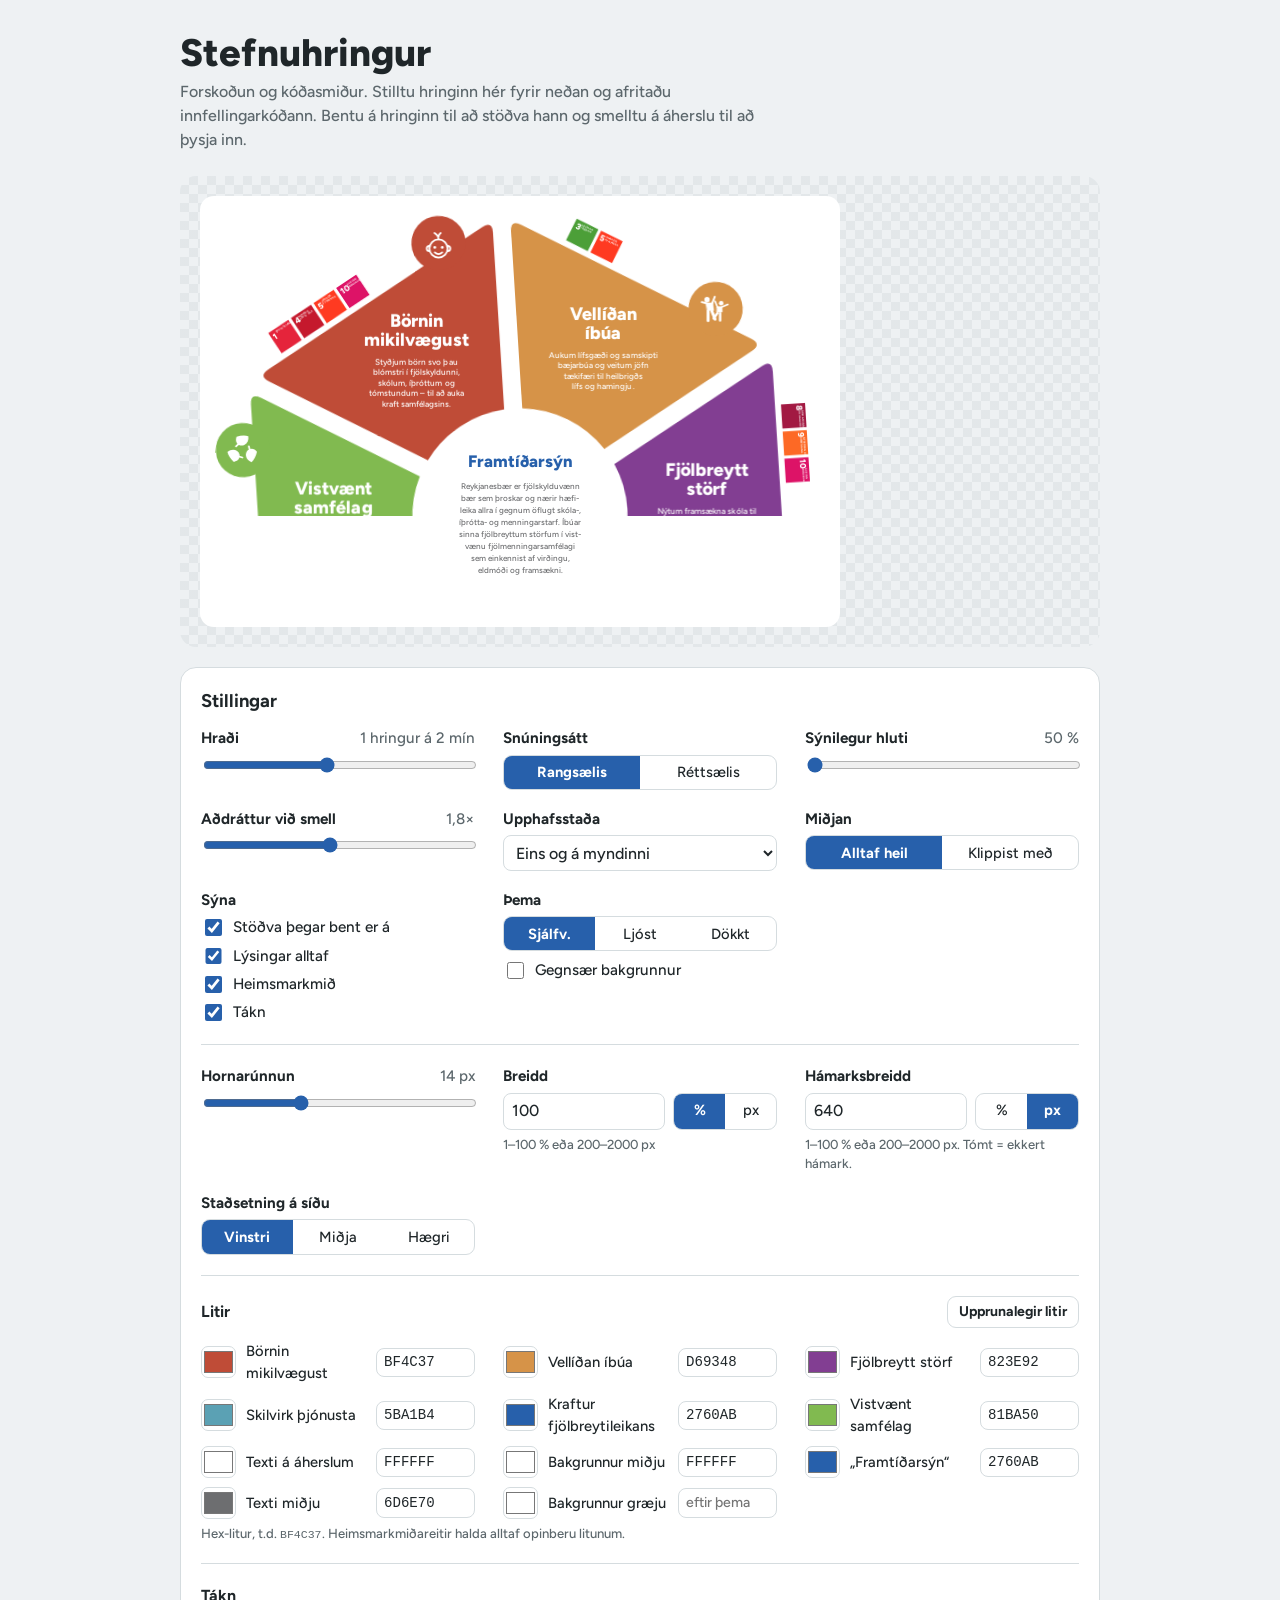
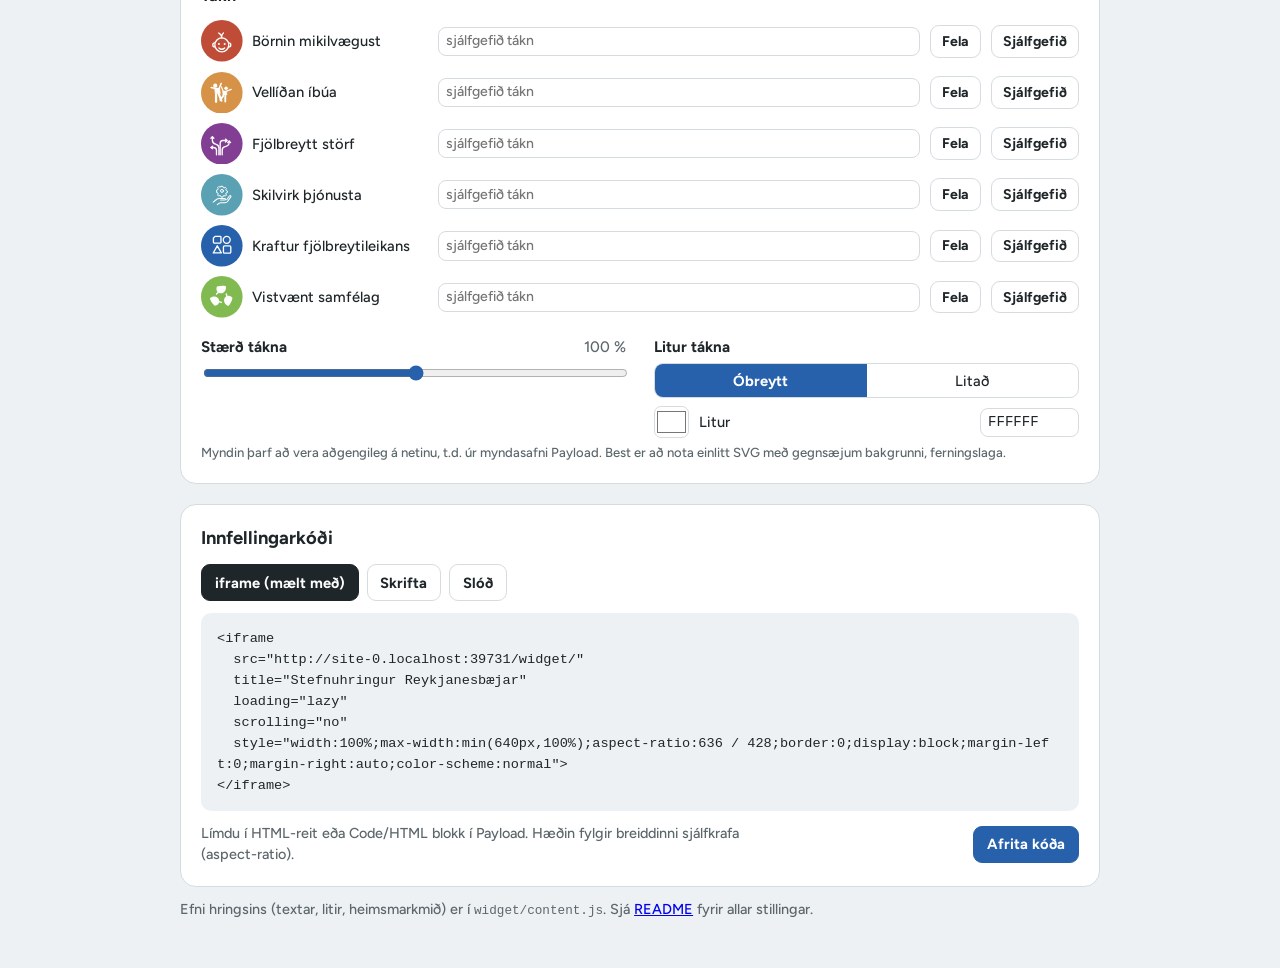
<file: index.html>
<!DOCTYPE html>
<html lang="is">
<head>
<meta charset="utf-8">
<meta name="viewport" content="width=device-width, initial-scale=1, viewport-fit=cover">
<title>Stefnuhringur – forskoðun og kóðasmiður</title>
<link rel="stylesheet" href="widget/fonts/fonts.css">
<style>
  :root {
    --page: #EEF1F3; --panel: #FFFFFF; --ink: #1F2629; --muted: #5C676C; --line: #D5DCDF;
    --accent: #2760AB;
    --font: "Circular Std", "Figtree", "Segoe UI", system-ui, -apple-system, sans-serif;
    box-sizing: border-box;
    padding-top: env(safe-area-inset-top, 0px);
    padding-bottom: env(safe-area-inset-bottom, 0px);
  }
  @media (prefers-color-scheme: dark) {
    :root:not([data-theme="light"]) { --page: #16191B; --panel: #1F2427; --ink: #E7ECEE; --muted: #9AA6AB; --line: #323B3F; --accent: #7FA8E0; }
  }
  :root[data-theme="dark"] { --page: #16191B; --panel: #1F2427; --ink: #E7ECEE; --muted: #9AA6AB; --line: #323B3F; --accent: #7FA8E0; }
  *, *::before, *::after { box-sizing: inherit; }
  html { scroll-padding-top: env(safe-area-inset-top, 0px); }
  body { margin: 0; background: var(--page); color: var(--ink); font-family: var(--font); font-size: 1rem; line-height: 1.5; }
  main { max-width: 60rem; margin: 0 auto; padding: 2rem 1.25rem 3rem; }
  h1 { font-weight: 800; font-size: clamp(1.8rem, 5vw, 2.4rem); line-height: 1.1; margin: 0 0 .35rem; }
  .lede { color: var(--muted); margin: 0 0 1.5rem; max-width: 38rem; }
  h2 { font-size: 1.15rem; font-weight: 700; margin: 0 0 .75rem; }

  .stage { padding: 1.25rem; border-radius: 16px; background:
    repeating-conic-gradient(color-mix(in srgb, var(--line) 45%, transparent) 0 25%, transparent 0 50%) 0 0 / 18px 18px; }
  .holder { width: 100%; }
  #preview { display: block; width: 100%; height: auto; border: 0; color-scheme: normal; }
  .sample { margin: .75rem 0 0; color: var(--muted); font-size: .9rem; }
  code { font-size: .88em; }

  /* ---------- builder ---------- */
  .settings { margin-top: 1.25rem; background: var(--panel); border: 1px solid var(--line); border-radius: 16px; padding: 1.25rem; }
  .grid { display: grid; grid-template-columns: repeat(auto-fit, minmax(14rem, 1fr)); gap: 1.1rem 1.75rem; }
  .ctl label.head, .ctl .head { font-weight: 700; font-size: .95rem; display: flex; justify-content: space-between; gap: .5rem; margin-bottom: .3rem; }
  .ctl output { font-weight: 500; color: var(--muted); }
  input[type=range] { width: 100%; accent-color: var(--accent); }
  select { width: 100%; font: inherit; padding: .4rem .5rem; border-radius: 8px; border: 1px solid var(--line); background: var(--panel); color: var(--ink); }
  .seg-ctl { display: flex; border: 1px solid var(--line); border-radius: 9px; overflow: hidden; }
  .seg-ctl label { flex: 1; text-align: center; padding: .35rem .4rem; cursor: pointer; font-size: .92rem; }
  .seg-ctl input { position: absolute; opacity: 0; pointer-events: none; }
  .seg-ctl label:has(input:checked) { background: var(--accent); color: var(--panel); font-weight: 700; }
  .seg-ctl label:has(input:focus-visible) { outline: 2px solid var(--accent); outline-offset: -3px; }
  .checks { display: grid; gap: .35rem; }
  .checks label { display: flex; gap: .5rem; align-items: center; font-size: .95rem; cursor: pointer; }
  .checks input { accent-color: var(--accent); width: 1.05rem; height: 1.05rem; }
  hr { border: 0; border-top: 1px solid var(--line); margin: 1.25rem 0; }
  h3 { font-size: 1rem; font-weight: 700; margin: 0 0 .75rem; }
  .field-hint { color: var(--muted); font-size: .82rem; margin: .3rem 0 0; }

  .size { display: flex; gap: .5rem; align-items: stretch; }
  .size input[type=number] { flex: 1; min-width: 0; font: inherit; padding: .35rem .5rem; border-radius: 8px; border: 1px solid var(--line); background: var(--panel); color: var(--ink); }
  .size .seg-ctl { flex: 0 0 6.5rem; }

  .colors-head { display: flex; justify-content: space-between; align-items: center; gap: 1rem; flex-wrap: wrap; margin-bottom: .75rem; }
  .colors-head h3 { margin: 0; }
  .reset { font: inherit; font-size: .88rem; font-weight: 700; border-radius: 9px; padding: .3rem .7rem; cursor: pointer; border: 1px solid var(--line); background: transparent; color: var(--ink); }
  .colors { display: grid; grid-template-columns: repeat(auto-fill, minmax(15.5rem, 1fr)); gap: .55rem 1.75rem; }
  .color-row { display: grid; grid-template-columns: 2.2rem 1fr 6.2rem; gap: .6rem; align-items: center; }
  .color-row label { font-size: .92rem; }
  .color-row input[type=color] { width: 2.2rem; height: 2rem; padding: 0; border: 1px solid var(--line); border-radius: 7px; background: none; cursor: pointer; }
  .color-row input[type=text] { width: 100%; font: .88rem ui-monospace, SFMono-Regular, Menlo, Consolas, monospace; text-transform: uppercase; padding: .35rem .45rem; border-radius: 8px; border: 1px solid var(--line); background: var(--panel); color: var(--ink); }
  .color-row input[type=text]::placeholder { text-transform: none; font-family: var(--font); }
  .icon-rows { display: grid; gap: .6rem; }
  .icon-row { display: grid; grid-template-columns: 2.6rem 11rem 1fr auto auto; gap: .6rem; align-items: center; }
  .icon-row .prev { width: 2.6rem; height: 2.6rem; display: block; }
  .icon-row label { font-size: .92rem; }
  .icon-row input[type=text] { width: 100%; min-width: 0; font: .88rem ui-monospace, SFMono-Regular, Menlo, Consolas, monospace; padding: .35rem .45rem; border-radius: 8px; border: 1px solid var(--line); background: var(--panel); color: var(--ink); }
  .icon-row input[type=text]::placeholder { font-family: var(--font); }
  .icon-row .err { grid-column: 3 / -1; margin: -.3rem 0 0; color: #C62828; font-size: .82rem; }
  @media (max-width: 40rem) {
    .icon-row { grid-template-columns: 2.6rem 1fr auto auto; }
    .icon-row label { grid-column: 2 / -1; }
    .icon-row input[type=text] { grid-column: 1 / 3; }
    .icon-row .err { grid-column: 1 / -1; }
  }
  .tint { display: grid; gap: .5rem; }
  .tint .color-row { grid-template-columns: 2.2rem 1fr 6.2rem; }
  input[aria-invalid="true"] { border-color: #C62828 !important; box-shadow: 0 0 0 1px #C62828; }

  .code { margin-top: 1.25rem; background: var(--panel); border: 1px solid var(--line); border-radius: 16px; padding: 1.25rem; }
  .tabs { display: flex; gap: .5rem; margin-bottom: .75rem; flex-wrap: wrap; }
  .tabs button, .copy { font: inherit; font-size: .92rem; font-weight: 700; border-radius: 9px; padding: .4rem .8rem; cursor: pointer; border: 1px solid var(--line); background: transparent; color: var(--ink); }
  .tabs button[aria-selected="true"] { background: var(--ink); color: var(--panel); border-color: var(--ink); }
  .copy { background: var(--accent); border-color: var(--accent); color: #fff; }
  pre { margin: 0; overflow-x: auto; background: var(--page); border-radius: 10px; padding: .9rem 1rem; font-size: .85rem; line-height: 1.55; white-space: pre-wrap; word-break: break-all; }
  .code-foot { display: flex; justify-content: space-between; align-items: center; gap: 1rem; margin-top: .75rem; flex-wrap: wrap; }
  .hint { color: var(--muted); font-size: .9rem; margin: 0; max-width: 36rem; }
</style>
</head>
<body>
<main>
  <h1>Stefnuhringur</h1>
  <p class="lede">Forskoðun og kóðasmiður. Stilltu hringinn hér fyrir neðan og afritaðu innfellingarkóðann. Bentu á hringinn til að stöðva hann og smelltu á áherslu til að þysja inn.</p>

  <div class="stage"><div class="holder" id="holder">
    <iframe id="preview" title="Forskoðun: Stefnuhringur Reykjanesbæjar" scrolling="no"></iframe>
  </div></div>

  <form class="settings" id="form">
    <h2>Stillingar</h2>
    <div class="grid">
      <div class="ctl"><label class="head" for="speed">Hraði <output id="o-speed"></output></label>
        <input id="speed" name="speed" type="range" min="0" max="20" step="1"></div>
      <div class="ctl"><span class="head">Snúningsátt</span>
        <div class="seg-ctl" role="radiogroup" aria-label="Snúningsátt">
          <label><input type="radio" name="dir" value="ccw">Rangsælis</label>
          <label><input type="radio" name="dir" value="cw">Réttsælis</label>
        </div></div>
      <div class="ctl"><label class="head" for="visible">Sýnilegur hluti <output id="o-visible"></output></label>
        <input id="visible" name="visible" type="range" min="50" max="100" step="5"></div>
      <div class="ctl"><label class="head" for="zoom">Aðdráttur við smell <output id="o-zoom"></output></label>
        <input id="zoom" name="zoom" type="range" min="1.2" max="2.5" step="0.1"></div>
      <div class="ctl"><label class="head" for="start">Upphafsstaða</label>
        <select id="start" name="start"></select></div>
      <div class="ctl"><span class="head">Miðjan</span>
        <div class="seg-ctl" role="radiogroup" aria-label="Miðjan">
          <label><input type="radio" name="hub" value="full">Alltaf heil</label>
          <label><input type="radio" name="hub" value="cut">Klippist með</label>
        </div></div>
      <div class="ctl"><span class="head">Sýna</span>
        <div class="checks">
          <label><input type="checkbox" name="pause"> Stöðva þegar bent er á</label>
          <label><input type="checkbox" name="desc"> Lýsingar alltaf</label>
          <label><input type="checkbox" name="sdg"> Heimsmarkmið</label>
          <label><input type="checkbox" name="icons"> Tákn</label>
        </div></div>
      <div class="ctl"><span class="head">Þema</span>
        <div class="seg-ctl" role="radiogroup" aria-label="Þema">
          <label><input type="radio" name="theme" value="auto">Sjálfv.</label>
          <label><input type="radio" name="theme" value="light">Ljóst</label>
          <label><input type="radio" name="theme" value="dark">Dökkt</label>
        </div>
        <div class="checks" style="margin-top:.5rem"><label><input type="checkbox" name="transparent"> Gegnsær bakgrunnur</label></div></div>
    </div>
    <hr>
    <div class="grid">
      <div class="ctl"><label class="head" for="radius">Hornarúnnun <output id="o-radius"></output></label>
        <input id="radius" name="radius" type="range" min="0" max="40" step="1"></div>
      <div class="ctl"><label class="head" for="width">Breidd</label>
        <div class="size">
          <input id="width" name="width" type="number" inputmode="decimal" min="1" max="2000" aria-describedby="width-hint">
          <div class="seg-ctl" role="radiogroup" aria-label="Eining breiddar">
            <label><input type="radio" name="widthUnit" value="%">%</label>
            <label><input type="radio" name="widthUnit" value="px">px</label>
          </div>
        </div>
        <p class="field-hint" id="width-hint">1–100 % eða 200–2000 px</p></div>
      <div class="ctl"><label class="head" for="maxw">Hámarksbreidd</label>
        <div class="size">
          <input id="maxw" name="maxw" type="number" inputmode="decimal" min="1" max="2000" placeholder="ekkert hámark" aria-describedby="maxw-hint">
          <div class="seg-ctl" role="radiogroup" aria-label="Eining hámarksbreiddar">
            <label><input type="radio" name="maxwUnit" value="%">%</label>
            <label><input type="radio" name="maxwUnit" value="px">px</label>
          </div>
        </div>
        <p class="field-hint" id="maxw-hint">1–100 % eða 200–2000 px. Tómt = ekkert hámark.</p></div>
      <div class="ctl"><span class="head">Staðsetning á síðu</span>
        <div class="seg-ctl" role="radiogroup" aria-label="Staðsetning á síðu">
          <label><input type="radio" name="align" value="left">Vinstri</label>
          <label><input type="radio" name="align" value="center">Miðja</label>
          <label><input type="radio" name="align" value="right">Hægri</label>
        </div></div>
    </div>
    <hr>
    <div class="colors-head">
      <h3>Litir</h3>
      <button type="button" class="reset" id="resetColors">Upprunalegir litir</button>
    </div>
    <div class="colors" id="colors"></div>
    <p class="field-hint">Hex-litur, t.d. <code>BF4C37</code>. Heimsmarkmiðareitir halda alltaf opinberu litunum.</p>
    <hr>
    <h3>Tákn</h3>
    <div class="icon-rows" id="iconRows"></div>
    <div class="grid" style="margin-top:1.1rem">
      <div class="ctl"><label class="head" for="iconsize">Stærð tákna <output id="o-iconsize"></output></label>
        <input id="iconsize" name="iconsize" type="range" min="60" max="140" step="5"></div>
      <div class="ctl"><span class="head">Litur tákna</span>
        <div class="tint">
          <div class="seg-ctl" role="radiogroup" aria-label="Litur tákna">
            <label><input type="radio" name="tintMode" value="none">Óbreytt</label>
            <label><input type="radio" name="tintMode" value="color">Litað</label>
          </div>
          <div class="color-row">
            <input type="color" id="pick-icontint" aria-label="Litur tákna: litaval">
            <label for="hex-icontint">Litur</label>
            <input type="text" id="hex-icontint" maxlength="7" spellcheck="false" autocomplete="off" autocapitalize="characters">
          </div>
        </div></div>
    </div>
    <p class="field-hint">Myndin þarf að vera aðgengileg á netinu, t.d. úr myndasafni Payload. Best er að nota einlitt SVG með gegnsæjum bakgrunni, ferningslaga.</p>
  </form>

  <section class="code">
    <h2>Innfellingarkóði</h2>
    <div class="tabs" role="tablist">
      <button type="button" role="tab" aria-selected="true" data-tab="iframe">iframe (mælt með)</button>
      <button type="button" role="tab" aria-selected="false" data-tab="script">Skrifta</button>
      <button type="button" role="tab" aria-selected="false" data-tab="url">Slóð</button>
    </div>
    <pre id="codeOut"></pre>
    <div class="code-foot">
      <p class="hint" id="codeHint"></p>
      <button type="button" class="copy" id="copy">Afrita kóða</button>
    </div>
  </section>
  <p class="sample">Efni hringsins (textar, litir, heimsmarkmið) er í <code>widget/content.js</code>. Sjá <a href="https://github.com/Reykjanesbaer/stefnuhringur#readme">README</a> fyrir allar stillingar.</p>
</main>

<script src="widget/content.js"></script>
<script src="widget/config.js"></script>
<script>
/*
 * Kóðasmiður. Forskoðunin er raunverulega græjan (widget/) í iframe, svo
 * ritstjóri sér nákvæmlega það sem vefurinn fær. Stillingar berast henni
 * með postMessage — hún endurhleðst ekki og hringurinn hoppar ekki.
 */
(function () {
  'use strict';

  var cfg = window.StefnuConfig;
  var content = window.StefnuContent;
  var base = location.origin + location.pathname.replace(/[^/]*$/, '');
  var $ = function (id) { return document.getElementById(id); };

  var SPEED_STEPS = [0, 600, 480, 360, 300, 240, 200, 180, 150, 120, 100, 90, 75, 60, 50, 45, 40, 35, 30, 25, 20];
  /*
   * Stillingar sem stýra aðeins iframe-inum, ekki græjunni. Breiddir eru
   * staðfestar með parseSize í widget/config.js, sama falli og embed.js notar.
   */
  var FRAME_DEF = { width: cfg.SIZE.width.def, maxw: cfg.SIZE.maxWidth.def, align: 'left' };

  var COLOR_LABELS = {
    text: 'Texti á áherslum', hubbg: 'Bakgrunnur miðju', hubtitle: '„Framtíðarsýn“',
    hubtext: 'Texti miðju', bgcolor: 'Bakgrunnur græju'
  };
  content.segments.forEach(function (s) { COLOR_LABELS[s.key] = s.title.join(' '); });

  var q = new URLSearchParams(location.search);
  var opts = cfg.parse(location.search);
  var frameOpts = {
    width: cfg.size(q.get('width'), 'width'),
    maxw: cfg.size(q.get('maxw'), 'maxWidth'),
    align: ['left', 'center', 'right'].indexOf(q.get('align')) !== -1 ? q.get('align') : FRAME_DEF.align
  };

  var form = $('form'), frame = $('preview'), startSel = form.elements.start;
  var tab = 'iframe';

  function speedToStep(s) {
    var best = 0, d = Infinity;
    SPEED_STEPS.forEach(function (v, i) {
      var dd = Math.abs(v - s);
      if (dd < d) { d = dd; best = i; }
    });
    return best;
  }

  function fmtSpeed(s) {
    if (!s) return 'stopp';
    var m = Math.floor(s / 60), r = s % 60;
    return '1 hringur á ' + (m ? m + ' mín' + (r ? ' ' + r + ' sek' : '') : r + ' sek');
  }

  function margins(align) {
    if (align === 'center') return 'margin-left:auto;margin-right:auto';
    if (align === 'right') return 'margin-left:auto;margin-right:0';
    return 'margin-left:0;margin-right:auto';
  }

  /* Upphafsstöður úr content.js */
  [['mynd', 'Eins og á myndinni']].concat(content.segments.map(function (s) {
    return [s.key, s.title.join(' ') + ' efst'];
  })).forEach(function (p) {
    var o = document.createElement('option');
    o.value = p[0];
    o.textContent = p[1];
    startSel.appendChild(o);
  });

  /* ---------- Litir: litaval + hex-reitur, samstillt í báðar áttir ---------- */

  var colorBox = $('colors');
  cfg.COLOR_KEYS.forEach(function (k) {
    var row = document.createElement('div');
    row.className = 'color-row';
    row.innerHTML =
      '<input type="color" id="pick-' + k + '" aria-label="' + COLOR_LABELS[k] + ': litaval">' +
      '<label for="hex-' + k + '">' + COLOR_LABELS[k] + '</label>' +
      '<input type="text" id="hex-' + k + '" data-color="' + k + '" maxlength="7" ' +
      'spellcheck="false" autocomplete="off" autocapitalize="characters"' +
      (k === 'bgcolor' ? ' placeholder="eftir þema"' : '') + '>';
    colorBox.appendChild(row);

    var pick = row.querySelector('input[type=color]'), hex = row.querySelector('input[type=text]');
    /* Þessir hlustarar keyra á undan form-hlustaranum (sem hlustar á bubbling) */
    pick.addEventListener('input', function () {
      hex.value = pick.value.slice(1).toUpperCase();
      hex.removeAttribute('aria-invalid');
    });
    hex.addEventListener('input', function () {
      var c = cfg.parseColor(hex.value);
      if (c) pick.value = '#' + c;
      markColor(k, hex, c);
    });
  });

  function markColor(k, hex, c) {
    var ok = !!c || (k === 'bgcolor' && hex.value.trim() === '');
    if (ok) hex.removeAttribute('aria-invalid');
    else hex.setAttribute('aria-invalid', 'true');
  }

  function colorsToForm() {
    cfg.COLOR_KEYS.forEach(function (k) {
      var hex = $('hex-' + k);
      hex.value = opts[k];
      $('pick-' + k).value = '#' + (opts[k] || 'FFFFFF');
      hex.removeAttribute('aria-invalid');
    });
  }

  $('resetColors').addEventListener('click', function () {
    cfg.COLOR_KEYS.forEach(function (k) { opts[k] = cfg.SPEC[k].def; });
    colorsToForm();
    iconsToForm();
    fromForm();
  });

  /* ---------- Tákn: slóð á eigin mynd, fela eða sjálfgefið ---------- */

  var SVGNS = 'http://www.w3.org/2000/svg';
  var ICON_ERR = 'Ekki tókst að hlaða myndinni. Athugaðu slóðina og að hún byrji á https://';
  var iconFailed = {};   /* lykill → slóð sem hlóðst ekki */
  var iconRows = {};

  function svgEl(tag, attrs, parent) {
    var n = document.createElementNS(SVGNS, tag);
    for (var k in attrs) n.setAttribute(k, attrs[k]);
    if (parent) parent.appendChild(n);
    return n;
  }

  /* Slóðir innan repósins eru miðaðar við widget/, eins og í græjunni */
  function resolveIcon(v) {
    try { return new URL(v, base + 'widget/').href; } catch (e) { return ''; }
  }

  content.segments.forEach(function (s) {
    var k = s.key, row = document.createElement('div');
    row.className = 'icon-row';

    var prev = svgEl('svg', { 'class': 'prev', viewBox: '-27 -27 54 54', 'aria-hidden': 'true' }, row);
    var label = document.createElement('label');
    label.htmlFor = 'icon-' + k;
    label.textContent = s.title.join(' ');
    var input = document.createElement('input');
    input.type = 'text';
    input.id = 'icon-' + k;
    input.inputMode = 'url';
    input.spellcheck = false;
    input.autocomplete = 'off';
    input.placeholder = 'sjálfgefið tákn';
    input.setAttribute('aria-describedby', 'icon-' + k + '-err');
    var hide = document.createElement('button');
    hide.type = 'button'; hide.className = 'reset'; hide.textContent = 'Fela';
    var reset = document.createElement('button');
    reset.type = 'button'; reset.className = 'reset'; reset.textContent = 'Sjálfgefið';
    var err = document.createElement('p');
    err.className = 'err'; err.id = 'icon-' + k + '-err'; err.hidden = true; err.textContent = ICON_ERR;

    [label, input, hide, reset, err].forEach(function (n) { row.appendChild(n); });
    $('iconRows').appendChild(row);

    hide.addEventListener('click', function () { input.value = 'none'; fromForm(); });
    reset.addEventListener('click', function () { input.value = ''; fromForm(); });
    iconRows[k] = { seg: s, prev: prev, input: input, err: err, sig: null };
  });

  /* Forskoðun í bólu í lit áherslunnar, teiknuð eins og í græjunni */
  function renderIconRow(r) {
    var k = r.seg.key, raw = r.input.value.trim();
    var v = opts['icon-' + k];
    var bad = raw !== '' && !cfg.parseIcon(raw);
    var href = v && v !== 'none' ? resolveIcon(v) : resolveIcon(r.seg.icon);
    var failed = v && v !== 'none' && iconFailed[k] === href;
    var showErr = bad || failed;
    r.err.hidden = !showErr;
    if (showErr) r.input.setAttribute('aria-invalid', 'true');
    else r.input.removeAttribute('aria-invalid');

    var size = 34 * opts.iconsize / 100, h = size / 2;
    var sig = [opts[k], v, opts.icontint, size, failed].join('|');
    if (sig === r.sig) return;
    r.sig = sig;
    while (r.prev.firstChild) r.prev.removeChild(r.prev.firstChild);
    svgEl('circle', { r: 27, fill: '#' + opts[k] }, r.prev);
    if (v === 'none') return;
    var src = failed ? resolveIcon(r.seg.icon) : href;
    var box = { x: -h, y: -h, width: size, height: size, preserveAspectRatio: 'xMidYMid meet' };
    var img;
    if (opts.icontint === 'none') {
      img = svgEl('image', Object.assign({ href: src }, box), r.prev);
    } else {
      var id = 'prev-mask-' + k;
      var mask = svgEl('mask', { id: id, 'mask-type': 'alpha', maskUnits: 'userSpaceOnUse',
        maskContentUnits: 'userSpaceOnUse', x: -h, y: -h, width: size, height: size }, r.prev);
      img = svgEl('image', Object.assign({ href: src }, box), mask);
      svgEl('rect', { x: -h, y: -h, width: size, height: size, fill: '#' + opts.icontint, mask: 'url(#' + id + ')' }, r.prev);
    }
    if (!failed && src !== resolveIcon(r.seg.icon)) {
      img.addEventListener('error', function () {
        iconFailed[k] = src;
        r.sig = null;
        renderIconRow(r);
      });
    }
  }

  /* Græjan í forskoðuninni lætur líka vita ef mynd hleðst ekki */
  window.addEventListener('message', function (e) {
    if (e.origin !== location.origin || e.source !== frame.contentWindow) return;
    var d = e.data;
    if (!d || d.type !== 'stefnuhringur:iconerror' || !iconRows[d.key]) return;
    iconFailed[d.key] = resolveIcon(d.url);
    iconRows[d.key].sig = null;
    renderIconRow(iconRows[d.key]);
  });

  /* Litur tákna: Óbreytt (none) eða hex */
  var tintPick = $('pick-icontint'), tintHex = $('hex-icontint');
  tintPick.addEventListener('input', function () {
    tintHex.value = tintPick.value.slice(1).toUpperCase();
    tintHex.removeAttribute('aria-invalid');
    form.querySelector('input[name=tintMode][value=color]').checked = true;
  });
  tintHex.addEventListener('input', function () {
    var c = cfg.parseColor(tintHex.value);
    if (c) { tintPick.value = '#' + c; tintHex.removeAttribute('aria-invalid'); }
    else tintHex.setAttribute('aria-invalid', 'true');
    form.querySelector('input[name=tintMode][value=color]').checked = true;
  });

  function iconsToForm() {
    content.segments.forEach(function (s) {
      iconRows[s.key].input.value = opts['icon-' + s.key];
    });
    form.elements.iconsize.value = opts.iconsize;
    var tinted = opts.icontint !== 'none';
    form.querySelectorAll('input[name=tintMode]').forEach(function (r) { r.checked = r.value === (tinted ? 'color' : 'none'); });
    tintHex.value = tinted ? opts.icontint : 'FFFFFF';
    tintPick.value = '#' + (tinted ? opts.icontint : 'FFFFFF');
    tintHex.removeAttribute('aria-invalid');
  }

  function iconsFromForm(raw) {
    content.segments.forEach(function (s) { raw['icon-' + s.key] = iconRows[s.key].input.value; });
    raw.iconsize = form.elements.iconsize.value;
    var mode = form.querySelector('input[name=tintMode]:checked');
    raw.icontint = mode && mode.value === 'color' ? tintHex.value : 'none';
  }

  /* HTML-eigindi í skriftukóðanum */
  function escAttr(v) {
    return String(v).replace(/&/g, '&amp;').replace(/"/g, '&quot;').replace(/</g, '&lt;');
  }

  /* ---------- Breidd: tala + % / px ---------- */

  function splitSize(v) {
    if (v === 'none') return ['', 'px'];
    var m = /^([\d.]+)(%|px)$/.exec(v);
    return m ? [m[1], m[2]] : ['', 'px'];
  }

  function sizeToForm(name, v) {
    var parts = splitSize(v);
    form.elements[name].value = parts[0];
    form.querySelectorAll('input[name=' + name + 'Unit]').forEach(function (r) { r.checked = r.value === parts[1]; });
    form.elements[name].removeAttribute('aria-invalid');
  }

  /* Les tölu + einingu; ógilt gildi fær aria-invalid og sjálfgefið er notað */
  function sizeFromForm(name, kind) {
    var input = form.elements[name];
    var unit = (form.querySelector('input[name=' + name + 'Unit]:checked') || {}).value || 'px';
    var raw = input.value.trim();
    if (raw === '' && kind === 'maxWidth') { input.removeAttribute('aria-invalid'); return 'none'; }
    var v = cfg.parseSize(raw + unit, kind);
    if (v) input.removeAttribute('aria-invalid');
    else input.setAttribute('aria-invalid', 'true');
    return v || cfg.SIZE[kind].def;
  }

  /* Skipt um einingu: stingum upp á skynsamlegu gildi ef talan passar ekki */
  ['width', 'maxw'].forEach(function (name) {
    form.querySelectorAll('input[name=' + name + 'Unit]').forEach(function (r) {
      r.addEventListener('change', function () {
        var input = form.elements[name], n = parseFloat(input.value);
        if (!isFinite(n)) return;
        if (r.value === '%' && n > 100) input.value = 100;
        if (r.value === 'px' && n < 200) input.value = name === 'width' ? 480 : 640;
      });
    });
  });

  function toForm() {
    var el = form.elements;
    el.speed.value = speedToStep(opts.speed);
    el.visible.value = opts.visible;
    el.zoom.value = opts.zoom;
    el.radius.value = opts.radius;
    sizeToForm('width', frameOpts.width);
    sizeToForm('maxw', frameOpts.maxw);
    colorsToForm();
    iconsToForm();
    startSel.value = opts.start;
    ['dir', 'hub', 'theme'].forEach(function (n) {
      form.querySelectorAll('input[name=' + n + ']').forEach(function (r) { r.checked = r.value === opts[n]; });
    });
    form.querySelectorAll('input[name=align]').forEach(function (r) { r.checked = r.value === frameOpts.align; });
    ['pause', 'desc', 'sdg', 'icons'].forEach(function (n) { el[n].checked = !!opts[n]; });
    el.transparent.checked = opts.bg === 'transparent';
  }

  function fromForm() {
    var el = form.elements, raw = {};
    raw.speed = SPEED_STEPS[+el.speed.value];
    raw.visible = el.visible.value;
    raw.zoom = el.zoom.value;
    raw.radius = el.radius.value;
    raw.start = startSel.value;
    ['dir', 'hub', 'theme'].forEach(function (n) {
      var r = form.querySelector('input[name=' + n + ']:checked');
      raw[n] = r ? r.value : null;
    });
    ['pause', 'desc', 'sdg', 'icons'].forEach(function (n) { raw[n] = el[n].checked ? 1 : 0; });
    raw.bg = el.transparent.checked ? 'transparent' : '';
    cfg.COLOR_KEYS.forEach(function (k) { raw[k] = $('hex-' + k).value; });
    iconsFromForm(raw);
    opts = cfg.parse(raw);
    frameOpts.width = sizeFromForm('width', 'width');
    frameOpts.maxw = sizeFromForm('maxw', 'maxWidth');
    var a = form.querySelector('input[name=align]:checked');
    frameOpts.align = a ? a.value : 'left';
    sendToPreview();
    render();
  }

  function widgetQuery() {
    var p = new URLSearchParams();
    cfg.changed(opts).forEach(function (kv) { p.set(kv[0], kv[1]); });
    return p.toString();
  }

  function sendToPreview() {
    if (!frame.contentWindow) return;
    frame.contentWindow.postMessage({ type: 'stefnuhringur:options', options: opts }, location.origin);
  }

  function render() {
    var ratio = cfg.aspect(opts);
    var marg = margins(frameOpts.align);

    $('o-speed').textContent = fmtSpeed(opts.speed);
    $('o-visible').textContent = opts.visible + ' %';
    $('o-zoom').textContent = opts.zoom.toFixed(1).replace('.', ',') + '×';
    $('o-radius').textContent = opts.radius + ' px';
    $('o-iconsize').textContent = opts.iconsize + ' %';
    Object.keys(iconRows).forEach(function (k) { renderIconRow(iconRows[k]); });
    /* Forskoðunin notar nákvæmlega sömu breidd og kóðinn */
    var sizeCss = cfg.sizeCss(frameOpts.width, frameOpts.maxw);
    $('holder').style.cssText = sizeCss + ';' + marg;
    frame.style.aspectRatio = ratio;

    var wq = widgetQuery();
    var url = base + 'widget/' + (wq ? '?' + wq : '');
    var code = '', hint = '';

    if (tab === 'iframe') {
      code = '<iframe\n' +
        '  src="' + url + '"\n' +
        '  title="' + content.label + '"\n' +
        '  loading="lazy"\n' +
        '  scrolling="no"\n' +
        '  style="' + sizeCss + ';aspect-ratio:' + ratio +
        ';border:0;display:block;' + marg + ';color-scheme:normal">\n' +
        '</iframe>';
      hint = 'Límdu í HTML-reit eða Code/HTML blokk í Payload. Hæðin fylgir breiddinni sjálfkrafa (aspect-ratio).';
    } else if (tab === 'script') {
      var attrs = cfg.changed(opts).map(function (kv) { return '  data-' + kv[0] + '="' + escAttr(kv[1]) + '"'; });
      if (frameOpts.align !== 'left') attrs.push('  data-align="' + frameOpts.align + '"');
      if (frameOpts.width !== FRAME_DEF.width) attrs.push('  data-width="' + frameOpts.width + '"');
      attrs.push('  data-max-width="' + frameOpts.maxw + '"');
      code = '<script\n  src="' + base + 'embed.js"\n' + attrs.join('\n') + '>\n<\/script>';
      hint = 'Aðeins ef Payload-uppsetningin leyfir <script>. Annars skaltu nota iframe.';
    } else {
      code = url;
      hint = 'Bein slóð á græjuna, t.d. til að prófa stillingar.';
    }
    $('codeOut').textContent = code;
    $('codeHint').textContent = hint;

    /* Slóð síðunnar geymir stillingarnar svo hægt sé að deila henni */
    var pq = new URLSearchParams(wq);
    if (frameOpts.width !== FRAME_DEF.width) pq.set('width', frameOpts.width);
    if (frameOpts.maxw !== FRAME_DEF.maxw) pq.set('maxw', frameOpts.maxw);
    if (frameOpts.align !== FRAME_DEF.align) pq.set('align', frameOpts.align);
    try {
      history.replaceState(null, '', location.pathname + (pq.toString() ? '?' + pq : ''));
    } catch (e) { /* t.d. file:// */ }
  }

  form.addEventListener('input', fromForm);
  form.addEventListener('change', fromForm);
  form.addEventListener('submit', function (e) { e.preventDefault(); });

  document.querySelectorAll('.tabs button').forEach(function (b) {
    b.addEventListener('click', function () {
      tab = b.dataset.tab;
      document.querySelectorAll('.tabs button').forEach(function (x) {
        x.setAttribute('aria-selected', x === b ? 'true' : 'false');
      });
      render();
    });
  });

  $('copy').addEventListener('click', function (e) {
    var btn = e.currentTarget, out = $('codeOut');
    function done(text) {
      btn.textContent = text;
      setTimeout(function () { btn.textContent = 'Afrita kóða'; }, 1800);
    }
    function selectCode() {
      var r = document.createRange();
      r.selectNodeContents(out);
      var s = getSelection();
      s.removeAllRanges();
      s.addRange(r);
      done('Valið, ýttu á Ctrl+C');
    }
    if (navigator.clipboard && navigator.clipboard.writeText) {
      navigator.clipboard.writeText(out.textContent).then(function () { done('Afritað'); }, selectCode);
    } else selectCode();
  });

  /* Græjan fær stillingarnar í slóðinni við fyrstu hleðslu og aftur eftir hana */
  var wq0 = widgetQuery();
  frame.addEventListener('load', sendToPreview);
  frame.src = 'widget/' + (wq0 ? '?' + wq0 : '');

  toForm();
  render();
})();
</script>
</body>
</html>
</file>
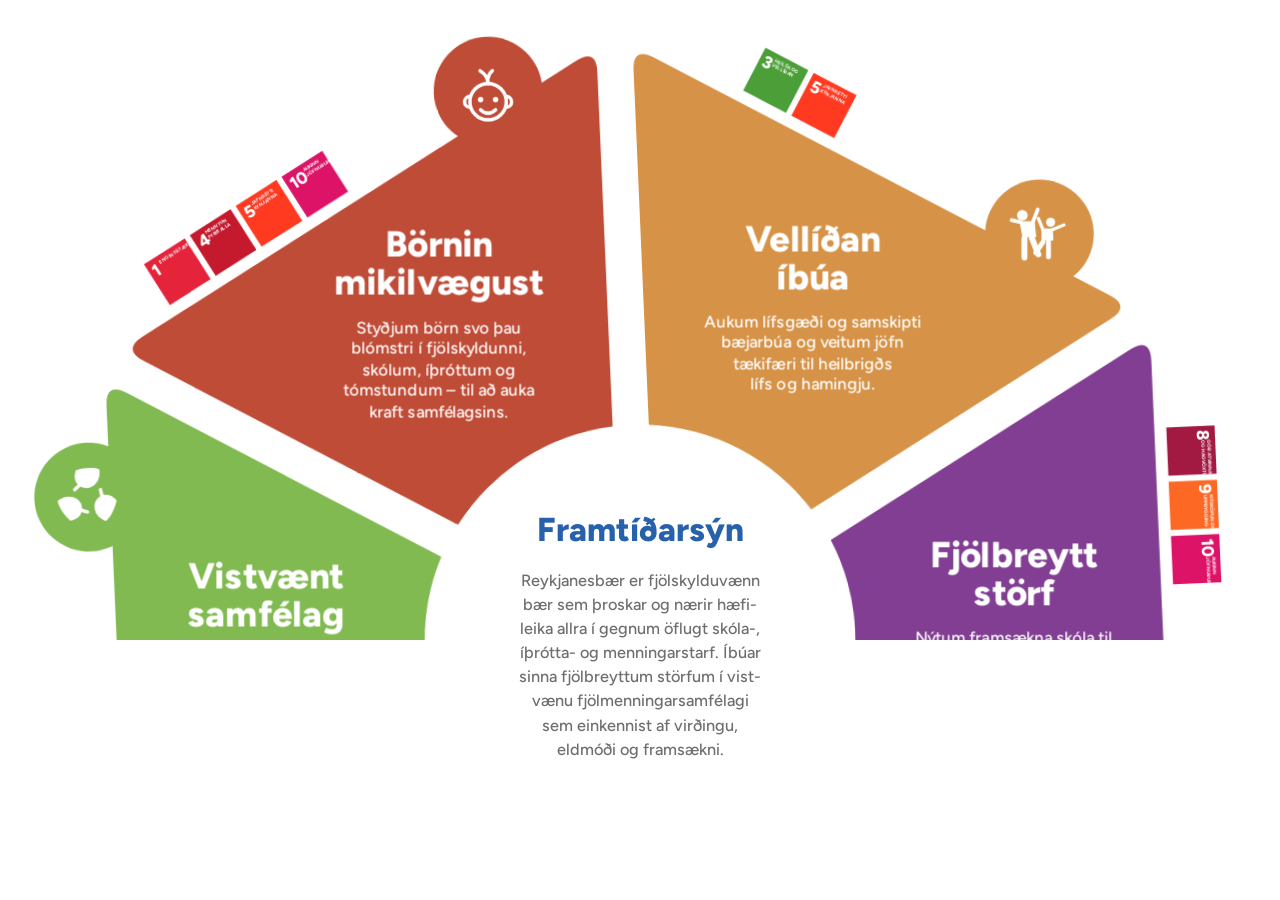
<file: widget/index.html>
<!DOCTYPE html>
<html lang="is">
<head>
<meta charset="utf-8">
<meta name="viewport" content="width=device-width, initial-scale=1">
<meta name="robots" content="noindex">
<meta http-equiv="Content-Security-Policy"
      content="default-src 'none'; script-src 'self'; style-src 'self' 'unsafe-inline'; img-src 'self' https:; font-src 'self'; base-uri 'none'; form-action 'none'">
<title>Stefnuhringur Reykjanesbæjar</title>
<!-- Tákn fyrir flipann; annars sækir vafrinn /favicon.ico og fær 404 -->
<link rel="icon" href="icons/vist.svg" type="image/svg+xml">
<link rel="stylesheet" href="fonts/fonts.css">
<link rel="stylesheet" href="widget.css">
</head>
<body>
  <!--
    Stefnuhringur Reykjanesbæjar.
    Stillt með færibreytum í slóð, t.d.:
      widget/?speed=90&visible=60&theme=dark
    Sjá README fyrir allar stillingar. Efni hringsins er í content.js.
  -->
  <div class="sh" id="sh" role="region" aria-label="Stefnuhringur Reykjanesbæjar">
    <p class="sr-only" id="summary"></p>
    <svg id="svg" focusable="false">
      <g id="cam"><g id="hub" aria-hidden="true"></g></g>
    </svg>
    <!-- Hringurinn sjálfur: HTML-lag ofan á SVG-inu sem snýst á compositor-
         þræði vafrans (Web Animations). Tákn og heiti mótsnúast og haldast
         upprétt. Sjá haus widget.js. -->
    <div class="lbl-layer" id="lblLayer"><div class="lbl-stage" id="lblStage">
      <div class="rot" id="rot">
        <svg class="ring-svg" id="ringSvg" focusable="false"><g id="ring"></g></svg>
      </div>
    </div></div>
    <div class="sr-only" aria-live="polite" id="live"></div>
  </div>

  <script src="content.js"></script>
  <script src="config.js"></script>
  <script src="widget.js"></script>
</body>
</html>
</file>
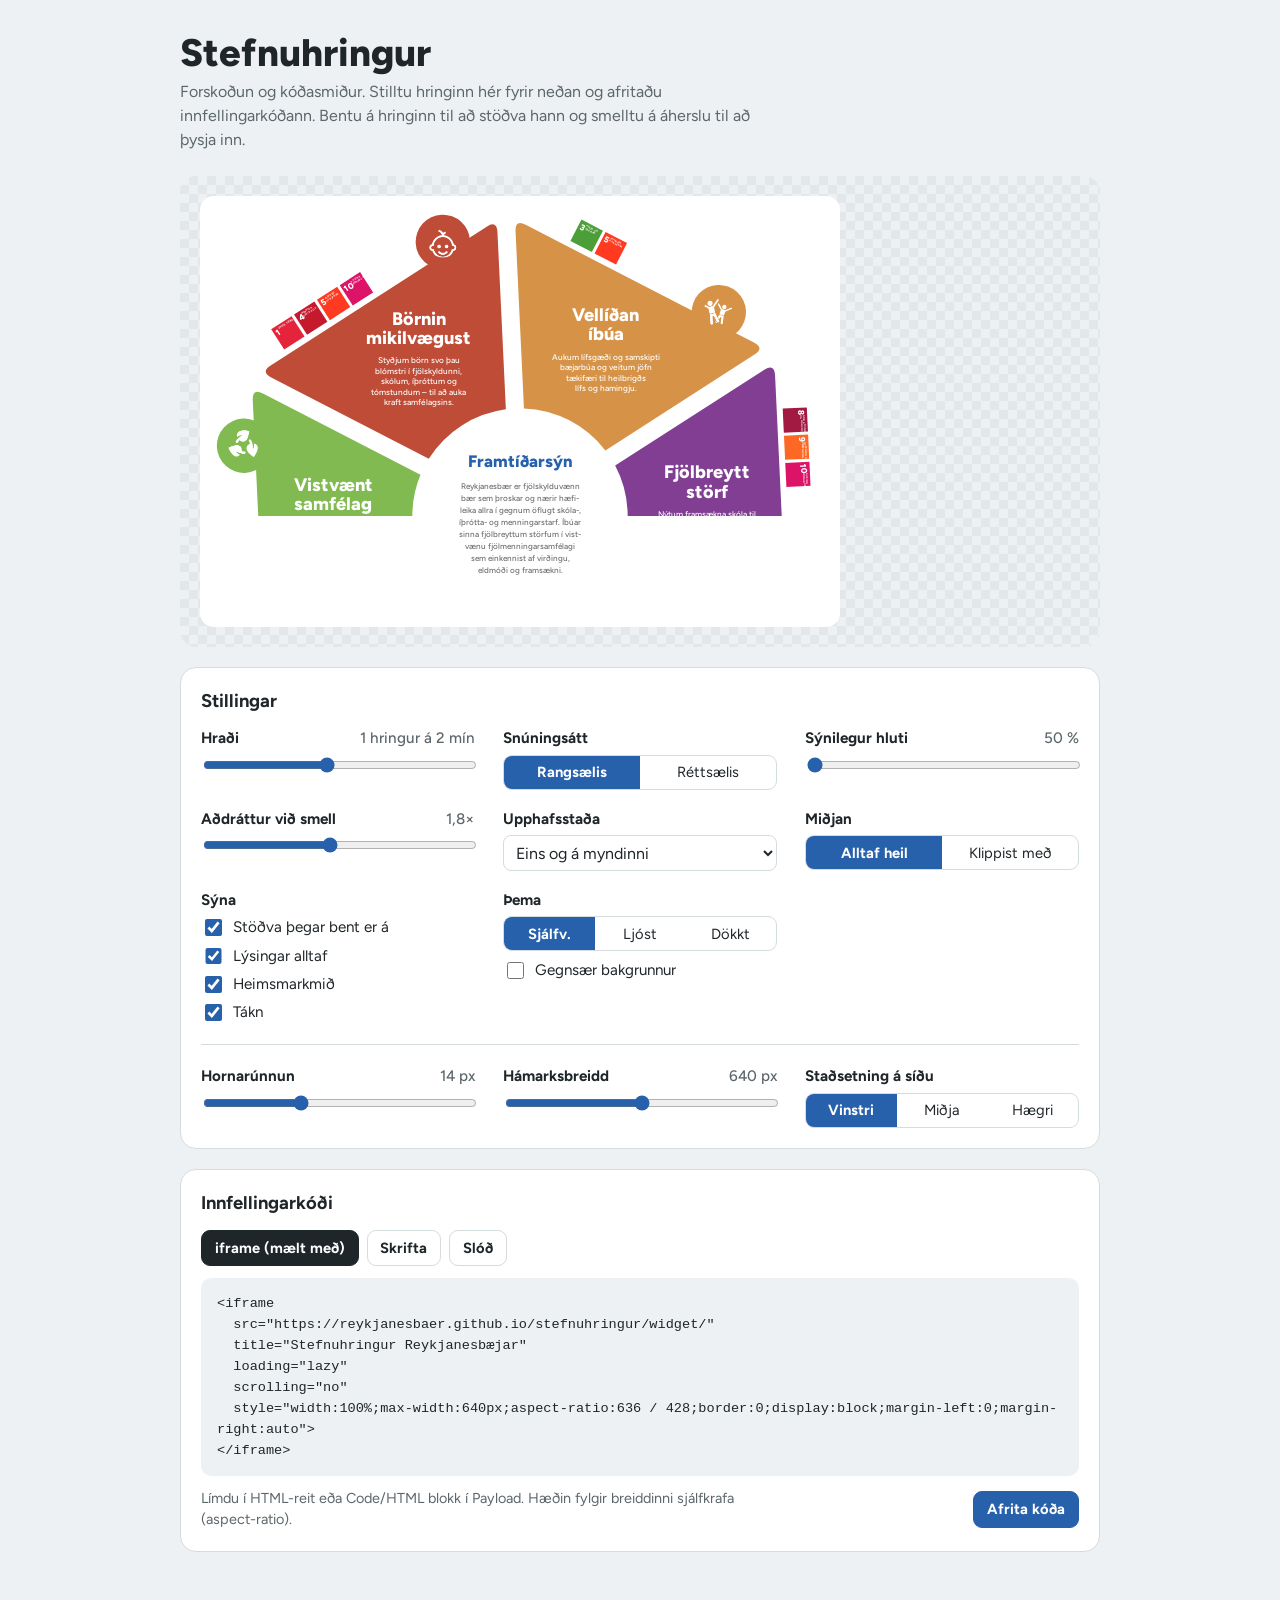
<file: reference-demo.html>
<!doctype html>
<html lang="is">
<head>
<meta charset="utf-8">
<meta name="viewport" content="width=device-width, initial-scale=1, viewport-fit=cover">
<title>Stefnuhringur – forskoðun og kóðasmiður</title>
<link rel="preconnect" href="https://fonts.googleapis.com">
<link rel="preconnect" href="https://fonts.gstatic.com" crossorigin>
<link href="https://fonts.googleapis.com/css2?family=Figtree:wght@400;500;700;800&display=swap" rel="stylesheet">
<style>
  :root {
    --page: #EEF1F3; --panel: #FFFFFF; --ink: #1F2629; --muted: #5C676C; --line: #D5DCDF;
    --accent: #2760AB;
    --font: "Figtree", "Segoe UI", system-ui, -apple-system, sans-serif;
    box-sizing: border-box;
    padding-top: env(safe-area-inset-top, 0px);
    padding-bottom: env(safe-area-inset-bottom, 0px);
  }
  @media (prefers-color-scheme: dark) {
    :root:not([data-theme="light"]) { --page: #16191B; --panel: #1F2427; --ink: #E7ECEE; --muted: #9AA6AB; --line: #323B3F; --accent: #7FA8E0; }
  }
  :root[data-theme="dark"] { --page: #16191B; --panel: #1F2427; --ink: #E7ECEE; --muted: #9AA6AB; --line: #323B3F; --accent: #7FA8E0; }
  *, *::before, *::after { box-sizing: inherit; }
  html { scroll-padding-top: env(safe-area-inset-top, 0px); }
  body { margin: 0; background: var(--page); color: var(--ink); font-family: var(--font); font-size: 1rem; line-height: 1.5; }
  main { max-width: 60rem; margin: 0 auto; padding: 2rem 1.25rem 3rem; }
  h1 { font-weight: 800; font-size: clamp(1.8rem, 5vw, 2.4rem); line-height: 1.1; margin: 0 0 .35rem; }
  .lede { color: var(--muted); margin: 0 0 1.5rem; max-width: 38rem; }
  h2 { font-size: 1.15rem; font-weight: 700; margin: 0 0 .75rem; }

  .stage { padding: 1.25rem; border-radius: 16px; background:
    repeating-conic-gradient(color-mix(in srgb, var(--line) 45%, transparent) 0 25%, transparent 0 50%) 0 0 / 18px 18px; }
  .holder { width: 100%; }

  /* ---------- widget ---------- */
  .sh { --w-bg: #FFFFFF; position: relative; overflow: hidden; background: var(--w-bg); touch-action: manipulation; user-select: none; -webkit-user-select: none; }
  .sh[data-wtheme="dark"] { --w-bg: #2B2B2B; }
  @media (prefers-color-scheme: dark) { .sh[data-wtheme="auto"] { --w-bg: #2B2B2B; } }
  .sh.transparent { --w-bg: transparent; }
  .sh svg { display: block; width: 100%; height: auto; }
  .seg { cursor: pointer; outline: none; }
  .seg > * { transition: opacity .35s; }
  .seg:hover .shape { filter: brightness(1.06); }
  .seg:focus-visible .shape { stroke: var(--ink); stroke-width: 3; }
  .sh[data-wtheme="dark"] .seg:focus-visible .shape { stroke: #fff; }
  .dim { opacity: .3; }
  .lbl, .glyph { pointer-events: none; transition: opacity .35s; }
  .lbl text { fill: #fff; }
  .lbl .t { font-family: var(--font); font-weight: 800; font-size: 18px; }
  .lbl .d { font-family: var(--font); font-weight: 500; font-size: 8.2px; }
  .tile text { fill: #fff; font-family: var(--font); }
  .hub-t { font-family: var(--font); font-weight: 800; font-size: 16.5px; fill: #2760AB; }
  .hub-d { font-family: var(--font); font-weight: 500; font-size: 8.1px; fill: #6D6E70; }
  .sr-only { position: absolute; width: 1px; height: 1px; overflow: hidden; clip: rect(0 0 0 0); white-space: nowrap; }

  /* ---------- builder ---------- */
  .settings { margin-top: 1.25rem; background: var(--panel); border: 1px solid var(--line); border-radius: 16px; padding: 1.25rem; }
  .grid { display: grid; grid-template-columns: repeat(auto-fit, minmax(14rem, 1fr)); gap: 1.1rem 1.75rem; }
  .ctl label.head, .ctl .head { font-weight: 700; font-size: .95rem; display: flex; justify-content: space-between; gap: .5rem; margin-bottom: .3rem; }
  .ctl output { font-weight: 500; color: var(--muted); }
  input[type=range] { width: 100%; accent-color: var(--accent); }
  select { width: 100%; font: inherit; padding: .4rem .5rem; border-radius: 8px; border: 1px solid var(--line); background: var(--panel); color: var(--ink); }
  .seg-ctl { display: flex; border: 1px solid var(--line); border-radius: 9px; overflow: hidden; }
  .seg-ctl label { flex: 1; text-align: center; padding: .35rem .4rem; cursor: pointer; font-size: .92rem; }
  .seg-ctl input { position: absolute; opacity: 0; pointer-events: none; }
  .seg-ctl label:has(input:checked) { background: var(--accent); color: var(--panel); font-weight: 700; }
  .seg-ctl label:has(input:focus-visible) { outline: 2px solid var(--accent); outline-offset: -3px; }
  .checks { display: grid; gap: .35rem; }
  .checks label { display: flex; gap: .5rem; align-items: center; font-size: .95rem; cursor: pointer; }
  .checks input { accent-color: var(--accent); width: 1.05rem; height: 1.05rem; }
  hr { border: 0; border-top: 1px solid var(--line); margin: 1.25rem 0; }

  .code { margin-top: 1.25rem; background: var(--panel); border: 1px solid var(--line); border-radius: 16px; padding: 1.25rem; }
  .tabs { display: flex; gap: .5rem; margin-bottom: .75rem; flex-wrap: wrap; }
  .tabs button, .copy { font: inherit; font-size: .92rem; font-weight: 700; border-radius: 9px; padding: .4rem .8rem; cursor: pointer; border: 1px solid var(--line); background: transparent; color: var(--ink); }
  .tabs button[aria-selected="true"] { background: var(--ink); color: var(--panel); border-color: var(--ink); }
  .copy { background: var(--accent); border-color: var(--accent); color: #fff; }
  pre { margin: 0; overflow-x: auto; background: var(--page); border-radius: 10px; padding: .9rem 1rem; font-size: .85rem; line-height: 1.55; white-space: pre-wrap; word-break: break-all; }
  .code-foot { display: flex; justify-content: space-between; align-items: center; gap: 1rem; margin-top: .75rem; flex-wrap: wrap; }
  .hint { color: var(--muted); font-size: .9rem; margin: 0; max-width: 36rem; }
</style>
</head>
<body>
<main>
  <h1>Stefnuhringur</h1>
  <p class="lede">Forskoðun og kóðasmiður. Stilltu hringinn hér fyrir neðan og afritaðu innfellingarkóðann. Bentu á hringinn til að stöðva hann og smelltu á áherslu til að þysja inn.</p>

  <div class="stage"><div class="holder" id="holder">
    <div class="sh" id="sh" data-wtheme="auto" role="region" aria-label="Stefnuhringur Reykjanesbæjar">
      <svg id="svg">
        <defs><clipPath id="crop"><rect id="cropRect"/></clipPath></defs>
        <g clip-path="url(#crop)">
          <g id="cam1"><g id="rot"></g><g id="glyphs"></g><g id="labels"></g></g>
        </g>
        <g id="cam2"><g id="hub"></g></g>
      </svg>
      <div class="sr-only" aria-live="polite" id="live"></div>
    </div>
  </div></div>

  <form class="settings" id="form" onsubmit="return false">
    <h2>Stillingar</h2>
    <div class="grid">
      <div class="ctl"><label class="head" for="speed">Hraði <output id="o-speed"></output></label>
        <input id="speed" name="speed" type="range" min="0" max="20" step="1"></div>
      <div class="ctl"><span class="head">Snúningsátt</span>
        <div class="seg-ctl" role="radiogroup" aria-label="Snúningsátt">
          <label><input type="radio" name="dir" value="ccw">Rangsælis</label>
          <label><input type="radio" name="dir" value="cw">Réttsælis</label>
        </div></div>
      <div class="ctl"><label class="head" for="visible">Sýnilegur hluti <output id="o-visible"></output></label>
        <input id="visible" name="visible" type="range" min="50" max="100" step="5"></div>
      <div class="ctl"><label class="head" for="zoom">Aðdráttur við smell <output id="o-zoom"></output></label>
        <input id="zoom" name="zoom" type="range" min="1.2" max="2.5" step="0.1"></div>
      <div class="ctl"><label class="head" for="start">Upphafsstaða</label>
        <select id="start" name="start"></select></div>
      <div class="ctl"><span class="head">Miðjan</span>
        <div class="seg-ctl" role="radiogroup" aria-label="Miðjan">
          <label><input type="radio" name="hub" value="full">Alltaf heil</label>
          <label><input type="radio" name="hub" value="cut">Klippist með</label>
        </div></div>
      <div class="ctl"><span class="head">Sýna</span>
        <div class="checks">
          <label><input type="checkbox" name="pause"> Stöðva þegar bent er á</label>
          <label><input type="checkbox" name="desc"> Lýsingar alltaf</label>
          <label><input type="checkbox" name="sdg"> Heimsmarkmið</label>
          <label><input type="checkbox" name="icons"> Tákn</label>
        </div></div>
      <div class="ctl"><span class="head">Þema</span>
        <div class="seg-ctl" role="radiogroup" aria-label="Þema">
          <label><input type="radio" name="theme" value="auto">Sjálfv.</label>
          <label><input type="radio" name="theme" value="light">Ljóst</label>
          <label><input type="radio" name="theme" value="dark">Dökkt</label>
        </div>
        <div class="checks" style="margin-top:.5rem"><label><input type="checkbox" name="transparent"> Gegnsær bakgrunnur</label></div></div>
    </div>
    <hr>
    <div class="grid">
      <div class="ctl"><label class="head" for="radius">Hornarúnnun <output id="o-radius"></output></label>
        <input id="radius" name="radius" type="range" min="0" max="40" step="1"></div>
      <div class="ctl"><label class="head" for="maxw">Hámarksbreidd <output id="o-maxw"></output></label>
        <input id="maxw" name="maxw" type="range" min="280" max="1000" step="20"></div>
      <div class="ctl"><span class="head">Staðsetning á síðu</span>
        <div class="seg-ctl" role="radiogroup" aria-label="Staðsetning á síðu">
          <label><input type="radio" name="align" value="left">Vinstri</label>
          <label><input type="radio" name="align" value="center">Miðja</label>
          <label><input type="radio" name="align" value="right">Hægri</label>
        </div></div>
    </div>
  </form>

  <section class="code">
    <h2>Innfellingarkóði</h2>
    <div class="tabs" role="tablist">
      <button type="button" role="tab" aria-selected="true" data-tab="iframe">iframe (mælt með)</button>
      <button type="button" role="tab" aria-selected="false" data-tab="script">Skrifta</button>
      <button type="button" role="tab" aria-selected="false" data-tab="url">Slóð</button>
    </div>
    <pre id="codeOut"></pre>
    <div class="code-foot">
      <p class="hint" id="codeHint"></p>
      <button type="button" class="copy" id="copy">Afrita kóða</button>
    </div>
  </section>
</main>

<script>
(() => {
  const ICONS = {"born": "[data-uri]", "vell": "[data-uri]", "fjol": "[data-uri]", "skil": "[data-uri]", "kraf": "[data-uri]", "vist": "[data-uri]"};
  const BASE = "https://reykjanesbaer.github.io/stefnuhringur/";

  const SDG = {
    1: ["Engin fátækt", "#E5243B"], 3: ["Heilsa og vellíðan", "#4C9F38"], 4: ["Menntun fyrir alla", "#C5192D"],
    5: ["Jafnrétti kynjanna", "#FF3A21"], 7: ["Sjálfbær orka", "#FCC30B"], 8: ["Góð atvinna og hagvöxtur", "#A21942"],
    9: ["Nýsköpun og uppbygging", "#FD6925"], 10: ["Aukinn jöfnuður", "#DD1367"], 11: ["Sjálfbærar borgir og samfélög", "#FD9D24"],
    12: ["Ábyrg neysla og framleiðsla", "#BF8B2E"], 13: ["Aðgerðir í loftslagsmálum", "#3F7E44"], 16: ["Friður og réttlæti", "#00689D"]
  };

  const DATA = {
    hub: {
      title: "Framtíðarsýn",
      lines: ["Reykjanesbær er fjölskylduvænn", "bær sem þroskar og nærir hæfi-", "leika allra í gegnum öflugt skóla-,",
              "íþrótta- og menningarstarf. Íbúar", "sinna fjölbreyttum störfum í vist-", "vænu fjölmenningarsamfélagi",
              "sem einkennist af virðingu,", "eldmóði og framsækni."]
    },
    segments: [
      { key: "born", angle: -30, color: "#BF4C37", title: ["Börnin", "mikilvægust"], sdg: [1, 4, 5, 10],
        desc: "Styðjum börn svo þau blómstri í fjölskyldunni, skólum, íþróttum og tómstundum – til að auka kraft samfélagsins." },
      { key: "vell", angle: 30, color: "#D69348", title: ["Vellíðan", "íbúa"], sdg: [3, 5],
        desc: "Aukum lífsgæði og samskipti bæjarbúa og veitum jöfn tækifæri til heilbrigðs lífs og hamingju." },
      { key: "fjol", angle: 90, color: "#823E92", title: ["Fjölbreytt", "störf"], sdg: [8, 9, 10],
        desc: "Nýtum framsækna skóla til að næra nýsköpun, skapa vel launuð störf og gera bæinn eftirsóttan til búsetu." },
      { key: "skil", angle: 150, color: "#5BA1B4", title: ["Skilvirk", "þjónusta"], sdg: [9, 10],
        desc: "Þróum í sameiningu þjónustu sveitarfélagsins og mætum síbreytilegum þörfum íbúa." },
      { key: "kraf", angle: 210, color: "#2760AB", title: ["Kraftur", "fjölbreytileikans"], sdg: [10, 16],
        desc: "Nýtum til fulls kosti fjölbreytileikans og eflum alla bæjarbúa til að búa sér og börnum gott líf með virkri þátttöku í samfélaginu." },
      { key: "vist", angle: 270, color: "#81BA50", title: ["Vistvænt", "samfélag"], sdg: [7, 11, 12, 13],
        desc: "Vinnum í átt að sjálfbærni fyrir komandi kynslóðir, hömpum náttúrufegurðinni og gerum bæinn grænan og áhugaverðari." }
    ]
  };

  // ---------- geometry (SVG units) ----------
  const RV = 300, HUB = 98, GAPW = 18, HUBGAP = 9, CORNER = 12;
  const BUB_R = 27, BUB_RAD = 283, BUB_OFF = 17, LABEL_R = 186;
  const TILE = 24, TILE_GAP = 3, TILE_OFF = -12, TILE_OUT = 6, E = 318;
  const T_LH = 19, D_LH = 10.4, D_GAP = 7;

  // ---------- options ----------
  const DEFAULTS = { speed: 120, dir: "ccw", visible: 50, zoom: 1.8, start: "mynd", hub: "full",
    pause: 1, desc: 1, sdg: 1, icons: 1, theme: "auto", bg: "", radius: 14, maxw: 640, align: "left" };
  const opts = { ...DEFAULTS };
  const qs = new URLSearchParams(location.search);
  for (const k in DEFAULTS) if (qs.has(k)) opts[k] = typeof DEFAULTS[k] === "number" ? +qs.get(k) : qs.get(k);
  const reduceMotion = matchMedia("(prefers-reduced-motion: reduce)").matches;

  // ---------- helpers ----------
  const NS = "http://www.w3.org/2000/svg";
  const el = (tag, attrs = {}, parent) => { const n = document.createElementNS(NS, tag);
    for (const k in attrs) n.setAttribute(k, attrs[k]); if (parent) parent.appendChild(n); return n; };
  const rad = d => d * Math.PI / 180;
  const pt = (r, deg) => [r * Math.sin(rad(deg)), -r * Math.cos(rad(deg))];
  const add = (a, b) => [a[0] + b[0], a[1] + b[1]], sub = (a, b) => [a[0] - b[0], a[1] - b[1]];
  const mul = (a, s) => [a[0] * s, a[1] * s], len = a => Math.hypot(a[0], a[1]), unit = a => mul(a, 1 / len(a));
  const towards = (p, q, d) => add(p, mul(unit(sub(q, p)), d));
  const P = p => `${p[0].toFixed(2)} ${p[1].toFixed(2)}`;
  const wrap = (text, max) => { const out = []; let cur = "";
    for (const w of text.split(" ")) { if ((cur + " " + w).trim().length > max && cur) { out.push(cur); cur = w; } else cur = (cur + " " + w).trim(); }
    if (cur) out.push(cur); return out; };

  function wedgePath(ci) {
    const g = GAPW / 2, A = pt(RV, ci - 30), B = pt(RV, ci + 30);
    const u = unit(sub(B, A)), sh = g / Math.sin(rad(60));
    const Ap = add(A, mul(u, sh)), Bp = sub(B, mul(u, sh));
    const rIn = HUB + HUBGAP, s = Math.sqrt(rIn * rIn - g * g);
    const a = rad(ci - 30), b = rad(ci + 30);
    const IA = add(mul([Math.sin(a), -Math.cos(a)], s), mul([Math.cos(a), Math.sin(a)], g));
    const IB = add(mul([Math.sin(b), -Math.cos(b)], s), mul([-Math.cos(b), -Math.sin(b)], g));
    const A1 = towards(Ap, IA, CORNER), A2 = towards(Ap, Bp, CORNER), B1 = towards(Bp, Ap, CORNER), B2 = towards(Bp, IB, CORNER);
    return `M${P(IA)} L${P(A1)} Q${P(Ap)} ${P(A2)} L${P(B1)} Q${P(Bp)} ${P(B2)} L${P(IB)} A${rIn} ${rIn} 0 0 0 ${P(IA)}Z`;
  }

  // ---------- build ----------
  const sh = document.getElementById("sh"), svg = document.getElementById("svg");
  const cam1 = document.getElementById("cam1"), cam2 = document.getElementById("cam2");
  const rotG = document.getElementById("rot"), glyphsG = document.getElementById("glyphs"), labelsG = document.getElementById("labels");
  const hubG = document.getElementById("hub"), cropRect = document.getElementById("cropRect"), live = document.getElementById("live");
  const N = DATA.segments.length;
  const segs = [];

  DATA.segments.forEach((s, i) => {
    const g = el("g", { class: "seg", tabindex: "0", role: "button", "aria-label": s.title.join(" ") + ". " + s.desc }, rotG);
    const shapeG = el("g", { class: "shape", fill: s.color }, g);
    el("path", { d: wedgePath(s.angle) }, shapeG);
    const bub = pt(BUB_RAD, s.angle + BUB_OFF);
    const bubble = el("circle", { cx: bub[0], cy: bub[1], r: BUB_R }, shapeG);

    // SDG tiles along the outer edge
    const tiles = el("g", { class: "tiles" }, g);
    const M = pt(RV * Math.cos(rad(30)), s.angle);
    const u = unit(sub(pt(RV, s.angle + 30), pt(RV, s.angle - 30))), n = unit(M);
    const t0 = RV * Math.cos(rad(30)) * Math.tan(rad(TILE_OFF));
    s.sdg.forEach((num, j) => {
      const t = t0 + (j - (s.sdg.length - 1) / 2) * (TILE + TILE_GAP);
      const c = add(add(M, mul(u, t)), mul(n, TILE_OUT + TILE / 2));
      const tg = el("g", { class: "tile", transform: `translate(${P(c)}) rotate(${s.angle})` }, tiles);
      el("rect", { x: -TILE / 2, y: -TILE / 2, width: TILE, height: TILE, fill: SDG[num][1] }, tg);
      el("title", {}, tg).textContent = `Heimsmarkmið ${num}: ${SDG[num][0]}`;
      const nt = el("text", { x: -TILE / 2 + 2, y: -TILE / 2 + 9, "font-size": 8.5, "font-weight": 800 }, tg); nt.textContent = num;
      const words = wrap(SDG[num][0].toUpperCase(), 12).slice(0, 3);
      const nm = el("text", { "font-size": 2.4, "font-weight": 700 }, tg);
      words.forEach((w, k) => { const ts = el("tspan", { x: num > 9 ? -1 : -5, y: -TILE / 2 + 4 + k * 2.8 }, nm); ts.textContent = w; });
    });

    // upright glyph
    const glyph = el("image", { href: ICONS[s.key], width: 34, height: 34, class: "glyph" }, glyphsG);

    // upright label
    const lg = el("g", { class: "lbl" }, labelsG);
    const tH = s.title.length * T_LH;
    const tg = el("g", {}, lg);
    const tt = el("text", { class: "t", "text-anchor": "middle" }, tg);
    s.title.forEach((line, j) => { const ts = el("tspan", { x: 0, y: -tH / 2 + T_LH * (j + 0.78) }, tt); ts.textContent = line; });
    const lines = wrap(s.desc, 27), dH = lines.length * D_LH;
    const dg = el("g", {}, lg);
    const dt = el("text", { class: "d", "text-anchor": "middle" }, dg);
    lines.forEach((line, j) => { const ts = el("tspan", { x: 0, y: D_LH * (j + 0.8) }, dt); ts.textContent = line; });

    g.addEventListener("click", () => toggleZoom(i));
    g.addEventListener("keydown", e => { if (e.key === "Enter" || e.key === " ") { e.preventDefault(); toggleZoom(i); } });
    segs.push({ g, tiles, glyph, lg, tg, dg, tH, dH, open: 0 });
  });

  el("circle", { r: HUB, fill: "#FFFFFF" }, hubG);
  const ht = el("text", { class: "hub-t", "text-anchor": "middle", y: -49 }, hubG); ht.textContent = DATA.hub.title;
  const hd = el("text", { class: "hub-d", "text-anchor": "middle" }, hubG);
  DATA.hub.lines.forEach((line, j) => { const ts = el("tspan", { x: 0, y: -27 + j * 12 }, hd); ts.textContent = line; });
  hubG.style.cursor = "pointer";
  hubG.addEventListener("click", () => setZoom(null));

  // ---------- state ----------
  const startAngle = () => { const s = DATA.segments.find(x => x.key === opts.start); return s ? -s.angle : 0; };
  const st = { rotation: startAngle(), vel: 0, hovered: false, zoomed: null, zOpen: 0,
    cam: { k: 1, px: 0, py: 0 }, F: [0, 0], cropY: 0, bottom: 0 };

  function applyLayout() {
    st.cropY = -E + 2 * E * (opts.visible / 100);
    st.bottom = opts.hub === "full" ? Math.max(st.cropY, HUB + 12) : st.cropY;
    const h = st.bottom + E;
    svg.setAttribute("viewBox", `${-E} ${-E} ${2 * E} ${h}`);
    st.F = [0, -E + h / 2];
    if (st.zoomed === null) { st.cam.px = st.F[0]; st.cam.py = st.F[1]; }
    sh.dataset.wtheme = opts.theme;
    sh.classList.toggle("transparent", opts.bg === "transparent");
    sh.style.borderRadius = opts.radius + "px";
    segs.forEach(s => { s.tiles.style.display = opts.sdg ? "" : "none"; s.glyph.style.display = opts.icons ? "" : "none"; });
    const holder = document.getElementById("holder");
    holder.style.maxWidth = opts.maxw + "px";
    holder.style.marginLeft = opts.align === "left" ? "0" : "auto";
    holder.style.marginRight = opts.align === "right" ? "0" : "auto";
  }

  function setZoom(i) {
    st.zoomed = i;
    live.textContent = i === null ? "" : DATA.segments[i].title.join(" ") + ". " + DATA.segments[i].desc;
  }
  function toggleZoom(i) { setZoom(st.zoomed === i ? null : i); }

  sh.addEventListener("pointerenter", e => { if (e.pointerType !== "touch") st.hovered = true; });
  sh.addEventListener("pointerleave", e => { if (e.pointerType === "touch") return; st.hovered = false; setZoom(null); });
  sh.addEventListener("focusin", () => { st.hovered = true; });
  sh.addEventListener("focusout", e => { if (!sh.contains(e.relatedTarget)) { st.hovered = false; setZoom(null); } });
  document.addEventListener("pointerdown", e => { if (!sh.contains(e.target)) setZoom(null); });
  document.addEventListener("keydown", e => { if (e.key === "Escape") setZoom(null); });

  // ---------- loop ----------
  const ease = (dt, r) => 1 - Math.exp(-dt * r);
  const nearest = t => st.rotation + ((((t - st.rotation) % 360) + 540) % 360 - 180);
  let last = performance.now(), visibleOnScreen = true;
  new IntersectionObserver(es => { visibleOnScreen = es[0].isIntersecting; }).observe(sh);

  function tick(now) {
    const dt = Math.min(0.05, (now - last) / 1000); last = now;
    if (!visibleOnScreen || document.hidden) { requestAnimationFrame(tick); return; }
    const zoomed = st.zoomed !== null;
    if (!zoomed) {
      const paused = (opts.pause && st.hovered) || !opts.speed || reduceMotion;
      const target = paused ? 0 : (opts.dir === "cw" ? 1 : -1) * 360 / opts.speed;
      st.vel += (target - st.vel) * ease(dt, 3.5);
      st.rotation += st.vel * dt;
    } else {
      st.vel = 0;
      st.rotation += (nearest(-DATA.segments[st.zoomed].angle) - st.rotation) * ease(dt, 7);
    }
    const f = ease(dt, 7), c = st.cam;
    c.k += ((zoomed ? opts.zoom : 1) - c.k) * f;
    c.px += ((zoomed ? 0 : st.F[0]) - c.px) * f;
    c.py += ((zoomed ? -LABEL_R + 8 : st.F[1]) - c.py) * f;
    st.zOpen += ((zoomed ? 1 : 0) - st.zOpen) * f;

    const tf = `translate(${st.F[0]} ${st.F[1]}) scale(${c.k}) translate(${-c.px} ${-c.py})`;
    cam1.setAttribute("transform", tf); cam2.setAttribute("transform", tf);
    rotG.setAttribute("transform", `rotate(${st.rotation})`);
    const clipY = st.cropY + (st.bottom - st.cropY) * st.zOpen;
    cropRect.setAttribute("x", -E - 10); cropRect.setAttribute("y", -E - 60);
    cropRect.setAttribute("width", 2 * E + 20); cropRect.setAttribute("height", clipY + E + 60);

    DATA.segments.forEach((s, i) => {
      const S = segs[i], a = s.angle + st.rotation;
      const showDesc = opts.desc || st.zoomed === i;
      S.open += ((showDesc ? 1 : 0) - S.open) * ease(dt, 8);
      const [x, y] = pt(LABEL_R, a);
      const H = S.tH + D_GAP + S.dH, off = S.open * (-H / 2 + S.tH / 2);
      S.lg.setAttribute("transform", `translate(${x.toFixed(2)} ${y.toFixed(2)})`);
      S.tg.setAttribute("transform", `translate(0 ${off.toFixed(2)})`);
      S.dg.setAttribute("transform", `translate(0 ${(off + S.tH / 2 + D_GAP).toFixed(2)})`);
      S.dg.setAttribute("opacity", S.open.toFixed(3));
      const [gx, gy] = pt(BUB_RAD, a + BUB_OFF);
      S.glyph.setAttribute("x", (gx - 17).toFixed(2)); S.glyph.setAttribute("y", (gy - 17).toFixed(2));
      const dim = zoomed && st.zoomed !== i;
      S.g.classList.toggle("dim", dim); S.lg.classList.toggle("dim", dim); S.glyph.classList.toggle("dim", dim);
    });
    requestAnimationFrame(tick);
  }

  // ---------- builder ----------
  const form = document.getElementById("form");
  const SPEED_STEPS = [0, 600, 480, 360, 300, 240, 200, 180, 150, 120, 100, 90, 75, 60, 50, 45, 40, 35, 30, 25, 20];
  const speedToStep = s => { let best = 0, d = Infinity; SPEED_STEPS.forEach((v, i) => { const dd = Math.abs(v - s); if (dd < d) { d = dd; best = i; } }); return best; };
  const fmtSpeed = s => { if (!s) return "stopp"; const m = Math.floor(s / 60), r = s % 60;
    return "1 hringur á " + (m ? m + " mín" + (r ? " " + r + " sek" : "") : r + " sek"); };
  const startSel = form.elements.start;
  [["mynd", "Eins og á myndinni"], ...DATA.segments.map(s => [s.key, s.title.join(" ") + " efst"])].forEach(([v, t]) => {
    const o = document.createElement("option"); o.value = v; o.textContent = t; startSel.appendChild(o); });

  function toForm() {
    form.elements.speed.value = speedToStep(opts.speed);
    form.elements.visible.value = opts.visible; form.elements.zoom.value = opts.zoom;
    form.elements.radius.value = opts.radius; form.elements.maxw.value = opts.maxw; startSel.value = opts.start;
    ["dir", "hub", "theme", "align"].forEach(n => { [...form.querySelectorAll(`input[name=${n}]`)].forEach(r => r.checked = r.value === opts[n]); });
    ["pause", "desc", "sdg", "icons"].forEach(n => form.elements[n].checked = !!opts[n]);
    form.elements.transparent.checked = opts.bg === "transparent";
  }
  function fromForm(e) {
    opts.speed = SPEED_STEPS[+form.elements.speed.value];
    opts.visible = +form.elements.visible.value; opts.zoom = +form.elements.zoom.value;
    opts.radius = +form.elements.radius.value; opts.maxw = +form.elements.maxw.value;
    const newStart = startSel.value;
    ["dir", "hub", "theme", "align"].forEach(n => { const r = form.querySelector(`input[name=${n}]:checked`); if (r) opts[n] = r.value; });
    ["pause", "desc", "sdg", "icons"].forEach(n => opts[n] = form.elements[n].checked ? 1 : 0);
    opts.bg = form.elements.transparent.checked ? "transparent" : "";
    if (newStart !== opts.start || (e && e.target === startSel)) { opts.start = newStart; setZoom(null); st.rotation = nearest(startAngle()); }
    applyLayout(); render();
  }
  form.addEventListener("input", fromForm); form.addEventListener("change", fromForm);

  const WIDGET_KEYS = ["speed", "dir", "visible", "zoom", "start", "hub", "pause", "desc", "sdg", "icons", "theme", "bg", "radius"];
  const nonDefault = () => WIDGET_KEYS.filter(k => opts[k] !== DEFAULTS[k] && !(k === "bg" && !opts.bg));
  let tab = "iframe";
  function render() {
    document.getElementById("o-speed").textContent = fmtSpeed(opts.speed);
    document.getElementById("o-visible").textContent = opts.visible + " %";
    document.getElementById("o-zoom").textContent = String(opts.zoom.toFixed(1)).replace(".", ",") + "×";
    document.getElementById("o-radius").textContent = opts.radius + " px";
    document.getElementById("o-maxw").textContent = opts.maxw + " px";

    const q = new URLSearchParams(); nonDefault().forEach(k => q.set(k, opts[k]));
    const url = BASE + "widget/" + (q.toString() ? "?" + q : "");
    const [, , w, h] = svg.getAttribute("viewBox").split(" ").map(Number);
    const ratio = `${w} / ${Math.round(h)}`;
    const margins = opts.align === "left" ? "margin-left:0;margin-right:auto" : opts.align === "right" ? "margin-left:auto;margin-right:0" : "margin-left:auto;margin-right:auto";
    let code = "", hint = "";
    if (tab === "iframe") {
      code = `<iframe\n  src="${url}"\n  title="Stefnuhringur Reykjanesbæjar"\n  loading="lazy"\n  scrolling="no"\n  style="width:100%;max-width:${opts.maxw}px;aspect-ratio:${ratio};border:0;display:block;${margins}">\n</iframe>`;
      hint = "Límdu í HTML-reit eða Code/HTML blokk í Payload. Hæðin fylgir breiddinni sjálfkrafa (aspect-ratio).";
    } else if (tab === "script") {
      const attrs = nonDefault().map(k => `  data-${k}="${opts[k]}"`);
      if (opts.align !== "left") attrs.push(`  data-align="${opts.align}"`);
      attrs.push(`  data-max-width="${opts.maxw}px"`);
      code = `<script\n  src="${BASE}embed.js"\n${attrs.join("\n")}>\n<\/script>`;
      hint = "Aðeins ef Payload-uppsetningin leyfir <script>. Annars skaltu nota iframe.";
    } else {
      code = url; hint = "Bein slóð á græjuna, t.d. til að prófa stillingar.";
    }
    document.getElementById("codeOut").textContent = code;
    document.getElementById("codeHint").textContent = hint;
    try { const pq = new URLSearchParams(); nonDefault().forEach(k => pq.set(k, opts[k]));
      history.replaceState(null, "", location.pathname + (pq.toString() ? "?" + pq : "")); } catch (e) {}
  }
  document.querySelectorAll(".tabs button").forEach(b => b.addEventListener("click", () => {
    tab = b.dataset.tab; document.querySelectorAll(".tabs button").forEach(x => x.setAttribute("aria-selected", x === b)); render(); }));
  document.getElementById("copy").addEventListener("click", async e => {
    const text = document.getElementById("codeOut").textContent, btn = e.currentTarget;
    try { await navigator.clipboard.writeText(text); btn.textContent = "Afritað"; }
    catch (err) { const r = document.createRange(); r.selectNodeContents(document.getElementById("codeOut"));
      const s = getSelection(); s.removeAllRanges(); s.addRange(r); btn.textContent = "Valið, ýttu á Ctrl+C"; }
    setTimeout(() => btn.textContent = "Afrita kóða", 1800);
  });

  toForm(); applyLayout(); render();
  st.cam.px = st.F[0]; st.cam.py = st.F[1];
  requestAnimationFrame(tick);
})();
</script>
</body>
</html>
</file>
<file: widget/fonts/fonts.css>
/*
 * Stefnuhringur — letur.
 *
 * Græjan notar breytuna --sh-font (widget.css):
 *   "Circular Std", "Figtree", system-ui, …
 *
 * CIRCULAR STD (letur Reykjanesbæjar, leyfisskylt frá Lineto)
 * Til að virkja: settu vefútgáfur í þessa möppu og taktu athugasemdina af
 * @font-face-reglunum hér fyrir neðan.
 *
 *   CircularStd-Book.woff2   → texti í miðju og lýsingar (500)
 *   CircularStd-Bold.woff2   → tölur á heimsmarkmiðareitum (700)
 *   CircularStd-Black.woff2  → heiti áherslna og „Framtíðarsýn“ (800)
 *
 * Breyting úr .otf:  pip install fonttools brotli
 *   fonttools ttLib.woff2 compress CircularStd-Book.otf
 *
 * Þar til þær eru komnar er Figtree (SIL OFL 1.1) notað, sjá OFL-Figtree.txt.
 */

/*
@font-face {
  font-family: "Circular Std";
  src: url("CircularStd-Book.woff2") format("woff2");
  font-weight: 400 500;
  font-style: normal;
  font-display: swap;
}
@font-face {
  font-family: "Circular Std";
  src: url("CircularStd-Bold.woff2") format("woff2");
  font-weight: 600 700;
  font-style: normal;
  font-display: swap;
}
@font-face {
  font-family: "Circular Std";
  src: url("CircularStd-Black.woff2") format("woff2");
  font-weight: 800 900;
  font-style: normal;
  font-display: swap;
}
*/

@font-face {
  font-family: "Figtree";
  src: url("figtree-500.woff2") format("woff2");
  font-weight: 400 500;
  font-style: normal;
  font-display: swap;
}
@font-face {
  font-family: "Figtree";
  src: url("figtree-700.woff2") format("woff2");
  font-weight: 600 700;
  font-style: normal;
  font-display: swap;
}
@font-face {
  font-family: "Figtree";
  src: url("figtree-800.woff2") format("woff2");
  font-weight: 800 900;
  font-style: normal;
  font-display: swap;
}
</file>
<file: widget/widget.css>
/*
 * Stefnuhringur — útlit.
 *
 * Letrið er ein breyta, --sh-font. Leturskrárnar sjálfar eru skilgreindar í
 * fonts/fonts.css; þar er skipt um letur.
 */

:root {
  --sh-font: "Circular Std", "Figtree", -apple-system, BlinkMacSystemFont,
    "Segoe UI", Roboto, Arial, sans-serif;
  --sh-bg: #FFFFFF;
  --sh-focus: #1F2629;
  --sh-radius: 14px;

  /* Sjálfgefnir litir; widget.js yfirskrifar þá út frá content.js og slóð */
  --sh-hub-bg: #FFFFFF;      /* miðjan er hvít, líka í dökku þema */
  --sh-hub-title: #2760AB;
  --sh-hub-text: #6D6E70;
  --sh-label: #FFFFFF;
}

/* Dökkt þema — sjálfvirkt eftir stillingum notanda */
@media (prefers-color-scheme: dark) {
  :root:not([data-theme="light"]) {
    --sh-bg: #2B2B2B;
    --sh-focus: #FFFFFF;
  }
}

/* Dökkt þema — þvingað með ?theme=dark */
:root[data-theme="dark"] {
  --sh-bg: #2B2B2B;
  --sh-focus: #FFFFFF;
}

/* Gegnsær bakgrunnur — fellur inn í síðuna sem græjan er embedduð á */
:root[data-bg="transparent"] { --sh-bg: transparent; }

* { box-sizing: border-box; }

html, body {
  margin: 0;
  padding: 0;
  background: transparent;
  overflow: hidden;
}

.sh {
  position: relative;
  overflow: hidden;
  background: var(--sh-bg);
  border-radius: var(--sh-radius);
  font-family: var(--sh-font);
  touch-action: manipulation;
  user-select: none;
  -webkit-user-select: none;
  -webkit-tap-highlight-color: transparent;
}

.sh > svg {
  display: block;
  width: 100%;
  height: auto;
  overflow: hidden;
}

/* ------------------------------------------------------------------ */
/* Hlutar                                                              */
/* ------------------------------------------------------------------ */

.seg { cursor: pointer; outline: none; }
.seg, .hl, .glyph { transition: opacity .35s; }
.seg:hover .shape { filter: brightness(1.06); }

/* Sýnilegur fókushringur fyrir lyklaborð */
.seg:focus-visible .shape {
  stroke: var(--sh-focus);
  stroke-width: 3;
  paint-order: stroke;
}

.dim { opacity: .3; }

.glyph { pointer-events: none; }

/* ------------------------------------------------------------------ */
/* Heiti og lýsingar (HTML-lag ofan á SVG)                             */
/* ------------------------------------------------------------------ */

/*
 * HTML-texti hreyfist mjúklega um brot úr pixli; SVG-texti gerir það ekki.
 * lbl-stage er kvarðað svo stærðir hér séu í SVG-einingum, og fylgir sömu
 * myndavél og SVG-ið (widget.js).
 */
.lbl-layer { position: absolute; inset: 0; pointer-events: none; overflow: hidden; }
.lbl-stage { position: absolute; left: 0; top: 0; transform-origin: 0 0; }

/*
 * Snúningslagið. .rot snýst með hringnum; .up (tákn og heiti) mótsnýst um
 * eigin miðju. Hvort tveggja keyrir sem Web Animation á compositor-þræði,
 * svo aðalþráðurinn gerir ekkert í jöfnum snúningi.
 */
.rot, .orb, .up { position: absolute; left: 0; top: 0; width: 0; height: 0; transform-origin: 0 0; }
/*
 * .rot snýst um +θ og .up um −θ, svo samanlagt er tákn og heiti aðeins
 * hliðrað. Chrome smellir hreinum hliðrunum á heila (tækja)pixla, líka á
 * compositor við devicePixelRatio 2, og textinn titrar. 0,01° snúningur
 * (sjálfstæða CSS-eigindin rotate, sem leggst ofan á hreyfinguna) kemur í
 * veg fyrir það; tilfærslan er < 0,02 px yfir heila línu. Tekið af þegar
 * ekkert hreyfist (.still) svo textinn teiknist skarpur.
 */
.up { rotate: 0.01deg; }
.sh.still .up { rotate: none; }
.ring-svg { position: absolute; overflow: visible; }
.ring-svg .seg { pointer-events: auto; }
.glyph svg { position: absolute; display: block; overflow: visible; }
.hl-t, .hl-d {
  position: absolute;
  left: 0;
  top: 0;
  width: max-content;
  text-align: center;
  white-space: nowrap;
  color: var(--sh-label);
  font-family: var(--sh-font);
}
.hl-t { font-weight: 800; font-size: 18px; line-height: 19px; }
.hl-d { font-weight: 500; font-size: 8.2px; line-height: 10.4px; }

.tile text { fill: #FFFFFF; font-family: var(--sh-font); }

/* ------------------------------------------------------------------ */
/* Miðja                                                               */
/* ------------------------------------------------------------------ */

.hub { cursor: pointer; }
.hub circle { fill: var(--sh-hub-bg); }
.hub-t { font-family: var(--sh-font); font-weight: 800; font-size: 16.5px; fill: var(--sh-hub-title); }
.hub-d { font-family: var(--sh-font); font-weight: 500; font-size: 8.1px; fill: var(--sh-hub-text); }

/* ------------------------------------------------------------------ */
/* Skjálesarar                                                         */
/* ------------------------------------------------------------------ */

.sr-only {
  position: absolute;
  width: 1px;
  height: 1px;
  margin: -1px;
  padding: 0;
  overflow: hidden;
  clip: rect(0 0 0 0);
  white-space: nowrap;
  border: 0;
}

/* ------------------------------------------------------------------ */
/* Þröngt pláss og minni hreyfing                                      */
/* ------------------------------------------------------------------ */

/* Á mjóum skjá er brightness-sían óþörf og dýr í hverjum ramma */
@media (hover: none) {
  .seg:hover .shape { filter: none; }
}

@media (prefers-reduced-motion: reduce) {
  .seg, .hl, .glyph { transition: none; }
}
</file>
